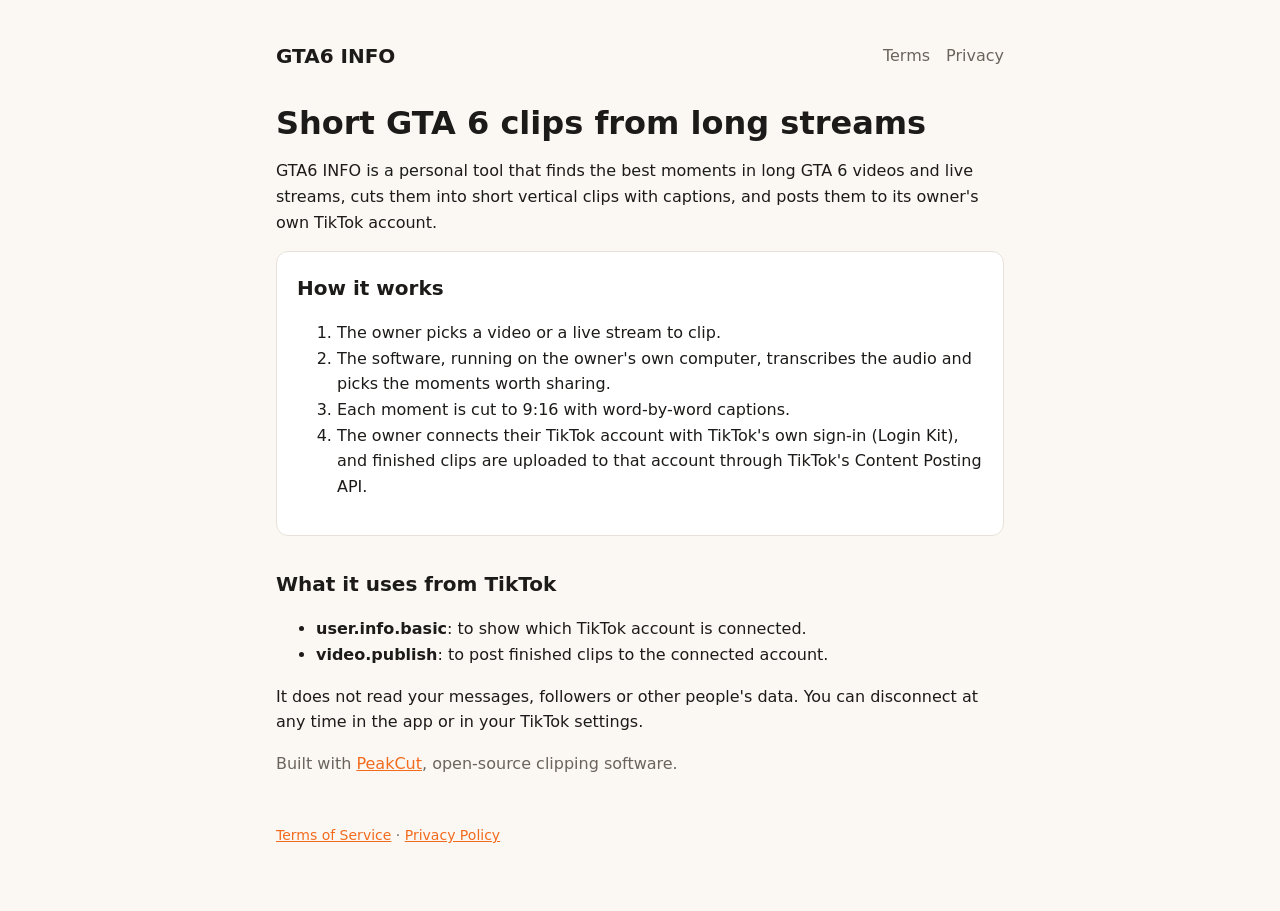
<file: index.html>
<!doctype html><html lang="en"><head><meta charset="utf-8"><meta name="viewport" content="width=device-width,initial-scale=1">
<title>GTA6 INFO</title><meta name="description" content="GTA6 INFO turns long GTA 6 streams and videos into short captioned vertical clips and posts them to the owner's own TikTok account."><link rel="stylesheet" href="style.css"></head>
<body><main>
<header><a class="logo" href="./">GTA6 INFO</a><a href="terms.html">Terms</a><a href="privacy.html">Privacy</a></header>
<h1>Short GTA 6 clips from long streams</h1>
<p>GTA6 INFO is a personal tool that finds the best moments in long GTA 6 videos and live streams, cuts them into short vertical clips with captions, and posts them to its owner's own TikTok account.</p>
<div class="card"><h2 style="margin-top:0">How it works</h2>
<ol>
<li>The owner picks a video or a live stream to clip.</li>
<li>The software, running on the owner's own computer, transcribes the audio and picks the moments worth sharing.</li>
<li>Each moment is cut to 9:16 with word-by-word captions.</li>
<li>The owner connects their TikTok account with TikTok's own sign-in (Login Kit), and finished clips are uploaded to that account through TikTok's Content Posting API.</li>
</ol></div>
<h2>What it uses from TikTok</h2>
<ul>
<li><strong>user.info.basic</strong>: to show which TikTok account is connected.</li>
<li><strong>video.publish</strong>: to post finished clips to the connected account.</li>
</ul>
<p>It does not read your messages, followers or other people's data. You can disconnect at any time in the app or in your TikTok settings.</p>
<p class="muted">Built with <a href="https://github.com/haziqahmedqasmi/PeakCut">PeakCut</a>, open-source clipping software.</p>
<footer><a href="terms.html">Terms of Service</a> · <a href="privacy.html">Privacy Policy</a></footer>
</main></body></html>
</file>
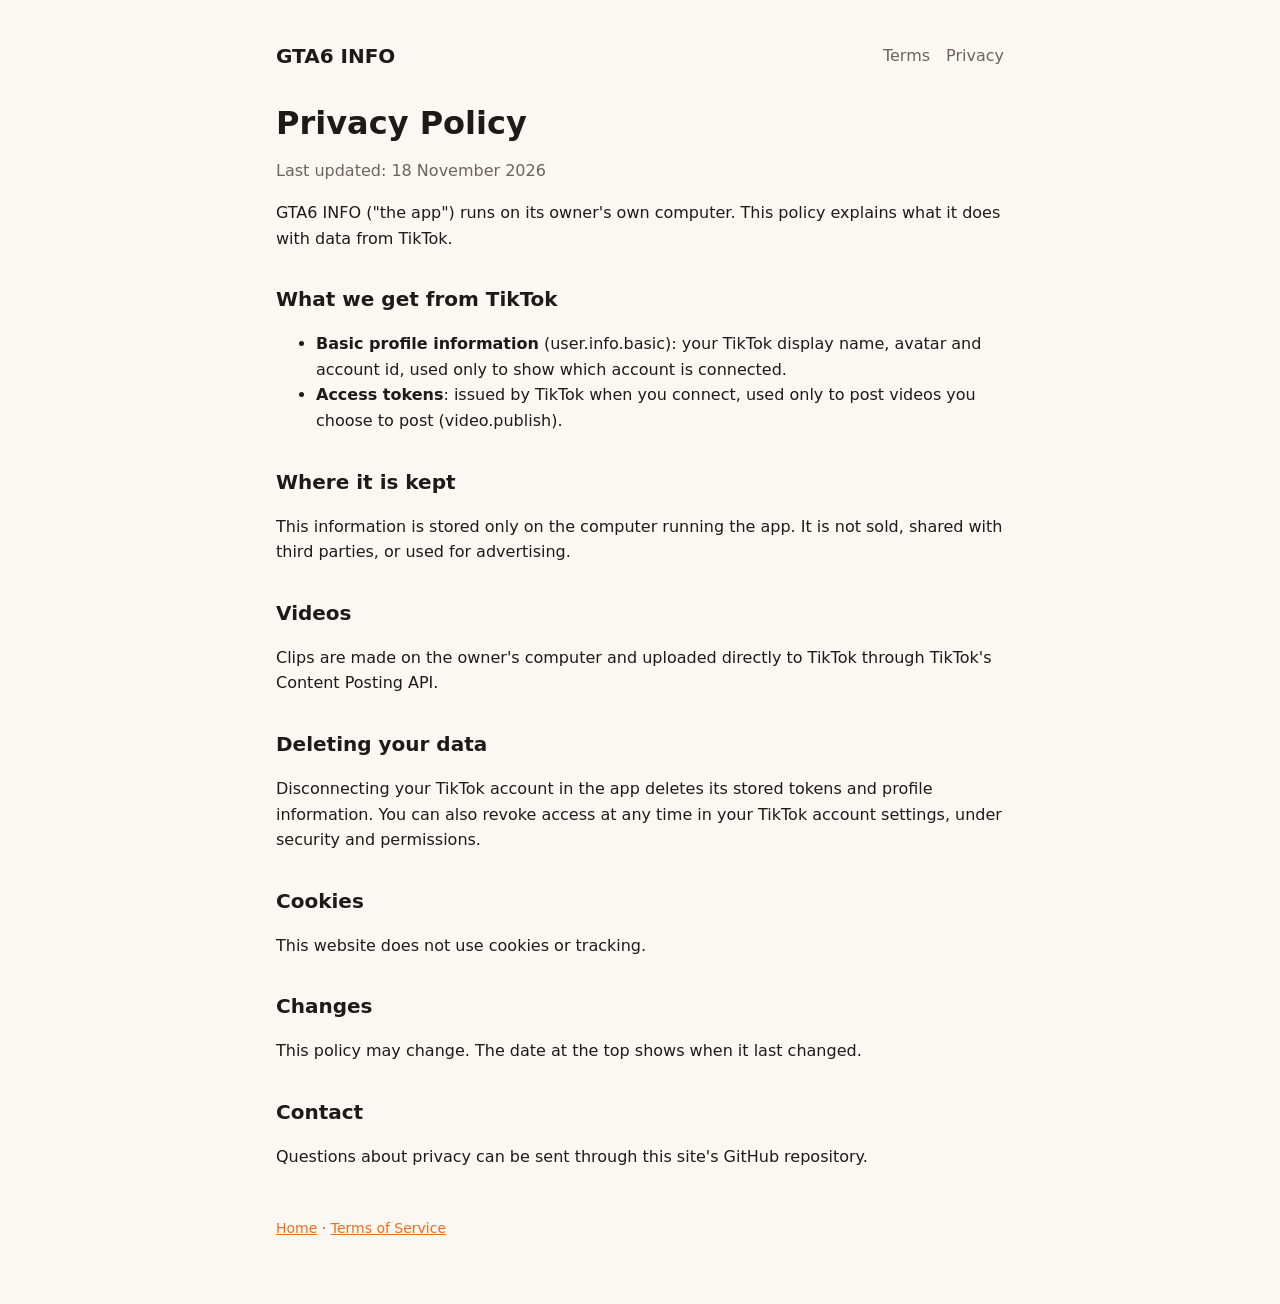
<file: privacy.html>
<!doctype html><html lang="en"><head><meta charset="utf-8"><meta name="viewport" content="width=device-width,initial-scale=1">
<title>Privacy Policy</title><link rel="stylesheet" href="style.css"></head>
<body><main>
<header><a class="logo" href="./">GTA6 INFO</a><a href="terms.html">Terms</a><a href="privacy.html">Privacy</a></header>
<h1>Privacy Policy</h1><p class="muted">Last updated: 18 November 2026</p>
<p>GTA6 INFO ("the app") runs on its owner's own computer. This policy explains what it does with data from TikTok.</p>
<h2>What we get from TikTok</h2>
<ul>
<li><strong>Basic profile information</strong> (user.info.basic): your TikTok display name, avatar and account id, used only to show which account is connected.</li>
<li><strong>Access tokens</strong>: issued by TikTok when you connect, used only to post videos you choose to post (video.publish).</li>
</ul>
<h2>Where it is kept</h2>
<p>This information is stored only on the computer running the app. It is not sold, shared with third parties, or used for advertising.</p>
<h2>Videos</h2>
<p>Clips are made on the owner's computer and uploaded directly to TikTok through TikTok's Content Posting API.</p>
<h2>Deleting your data</h2>
<p>Disconnecting your TikTok account in the app deletes its stored tokens and profile information. You can also revoke access at any time in your TikTok account settings, under security and permissions.</p>
<h2>Cookies</h2>
<p>This website does not use cookies or tracking.</p>
<h2>Changes</h2>
<p>This policy may change. The date at the top shows when it last changed.</p>
<h2>Contact</h2>
<p>Questions about privacy can be sent through this site's GitHub repository.</p>
<footer><a href="./">Home</a> · <a href="terms.html">Terms of Service</a></footer>
</main></body></html>
</file>
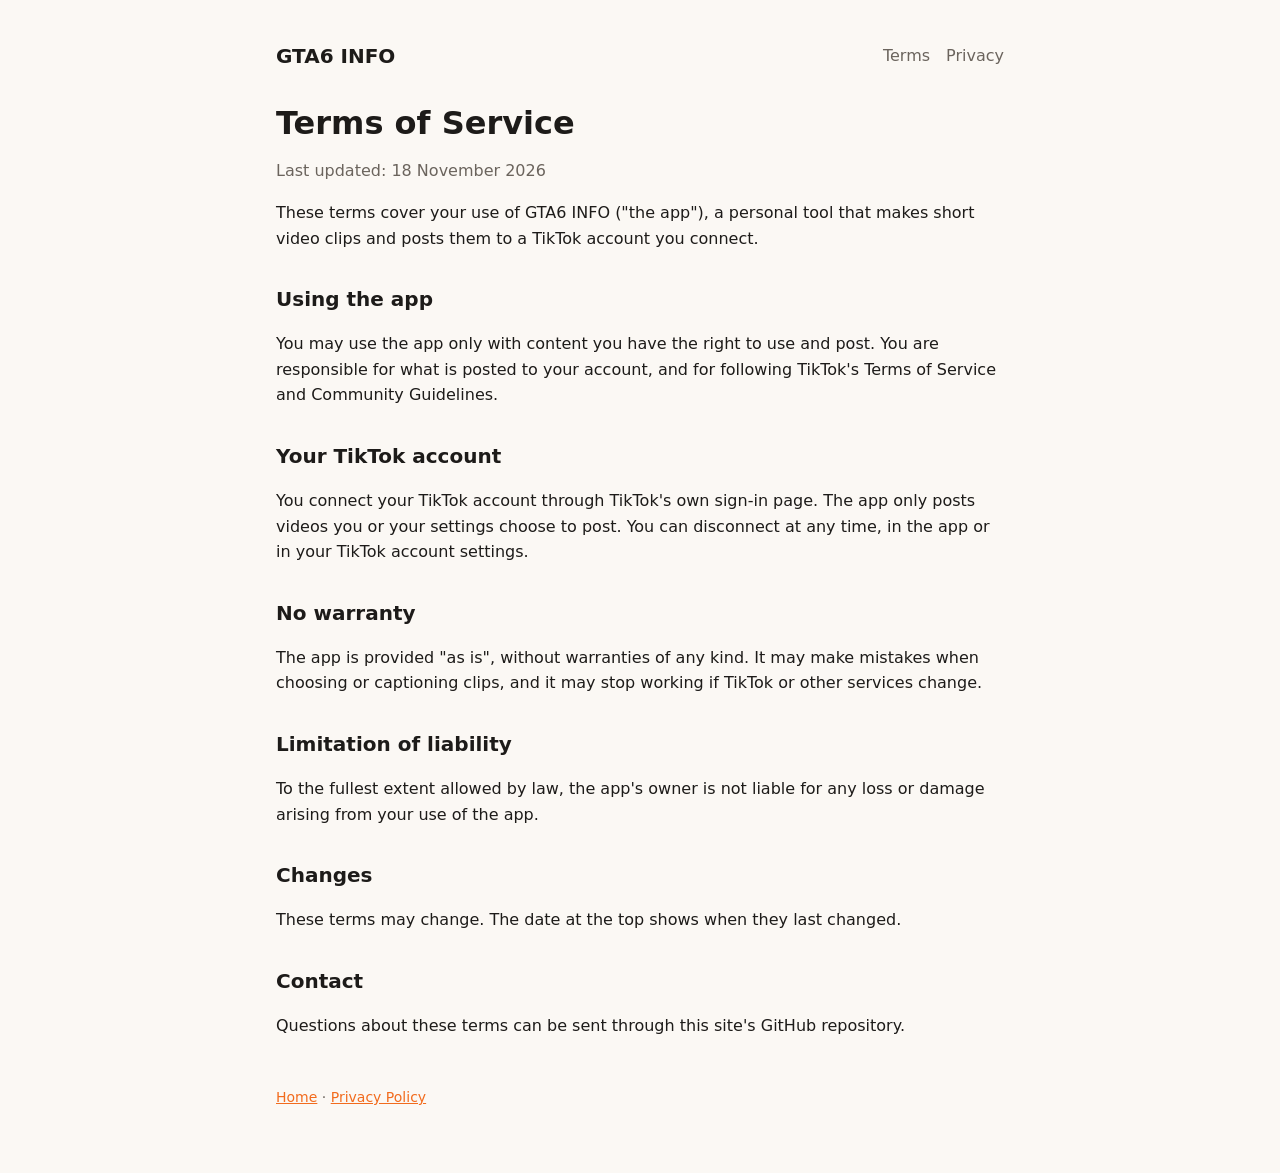
<file: terms.html>
<!doctype html><html lang="en"><head><meta charset="utf-8"><meta name="viewport" content="width=device-width,initial-scale=1">
<title>Terms of Service</title><link rel="stylesheet" href="style.css"></head>
<body><main>
<header><a class="logo" href="./">GTA6 INFO</a><a href="terms.html">Terms</a><a href="privacy.html">Privacy</a></header>
<h1>Terms of Service</h1><p class="muted">Last updated: 18 November 2026</p>
<p>These terms cover your use of GTA6 INFO ("the app"), a personal tool that makes short video clips and posts them to a TikTok account you connect.</p>
<h2>Using the app</h2>
<p>You may use the app only with content you have the right to use and post. You are responsible for what is posted to your account, and for following TikTok's Terms of Service and Community Guidelines.</p>
<h2>Your TikTok account</h2>
<p>You connect your TikTok account through TikTok's own sign-in page. The app only posts videos you or your settings choose to post. You can disconnect at any time, in the app or in your TikTok account settings.</p>
<h2>No warranty</h2>
<p>The app is provided "as is", without warranties of any kind. It may make mistakes when choosing or captioning clips, and it may stop working if TikTok or other services change.</p>
<h2>Limitation of liability</h2>
<p>To the fullest extent allowed by law, the app's owner is not liable for any loss or damage arising from your use of the app.</p>
<h2>Changes</h2>
<p>These terms may change. The date at the top shows when they last changed.</p>
<h2>Contact</h2>
<p>Questions about these terms can be sent through this site's GitHub repository.</p>
<footer><a href="./">Home</a> · <a href="privacy.html">Privacy Policy</a></footer>
</main></body></html>
</file>
<file: style.css>
:root{--bg:#fbf8f4;--fg:#1d1b19;--muted:#6b645d;--accent:#f26b1d;--card:#fff;--line:#e8e1d9}
@media (prefers-color-scheme:dark){:root{--bg:#1a1714;--fg:#f3eee8;--muted:#a59d94;--card:#24201c;--line:#3a332d}}
*{box-sizing:border-box}body{margin:0;background:var(--bg);color:var(--fg);font:16px/1.6 system-ui,-apple-system,"Segoe UI",sans-serif}
main{max-width:760px;margin:0 auto;padding:40px 16px 64px}
header{display:flex;gap:16px;align-items:center;margin-bottom:32px;flex-wrap:wrap}
header a{color:var(--muted);text-decoration:none}header a:hover{color:var(--accent)}
.logo{font-weight:700;font-size:20px;color:var(--fg)!important;margin-right:auto}
h1{font-size:32px;line-height:1.2;margin:0 0 12px}h2{font-size:20px;margin:32px 0 8px}
p,li{color:var(--fg)}.muted{color:var(--muted)}a{color:var(--accent)}
.card{background:var(--card);border:1px solid var(--line);border-radius:12px;padding:20px;margin:16px 0}
footer{margin-top:48px;color:var(--muted);font-size:14px}
</file>
